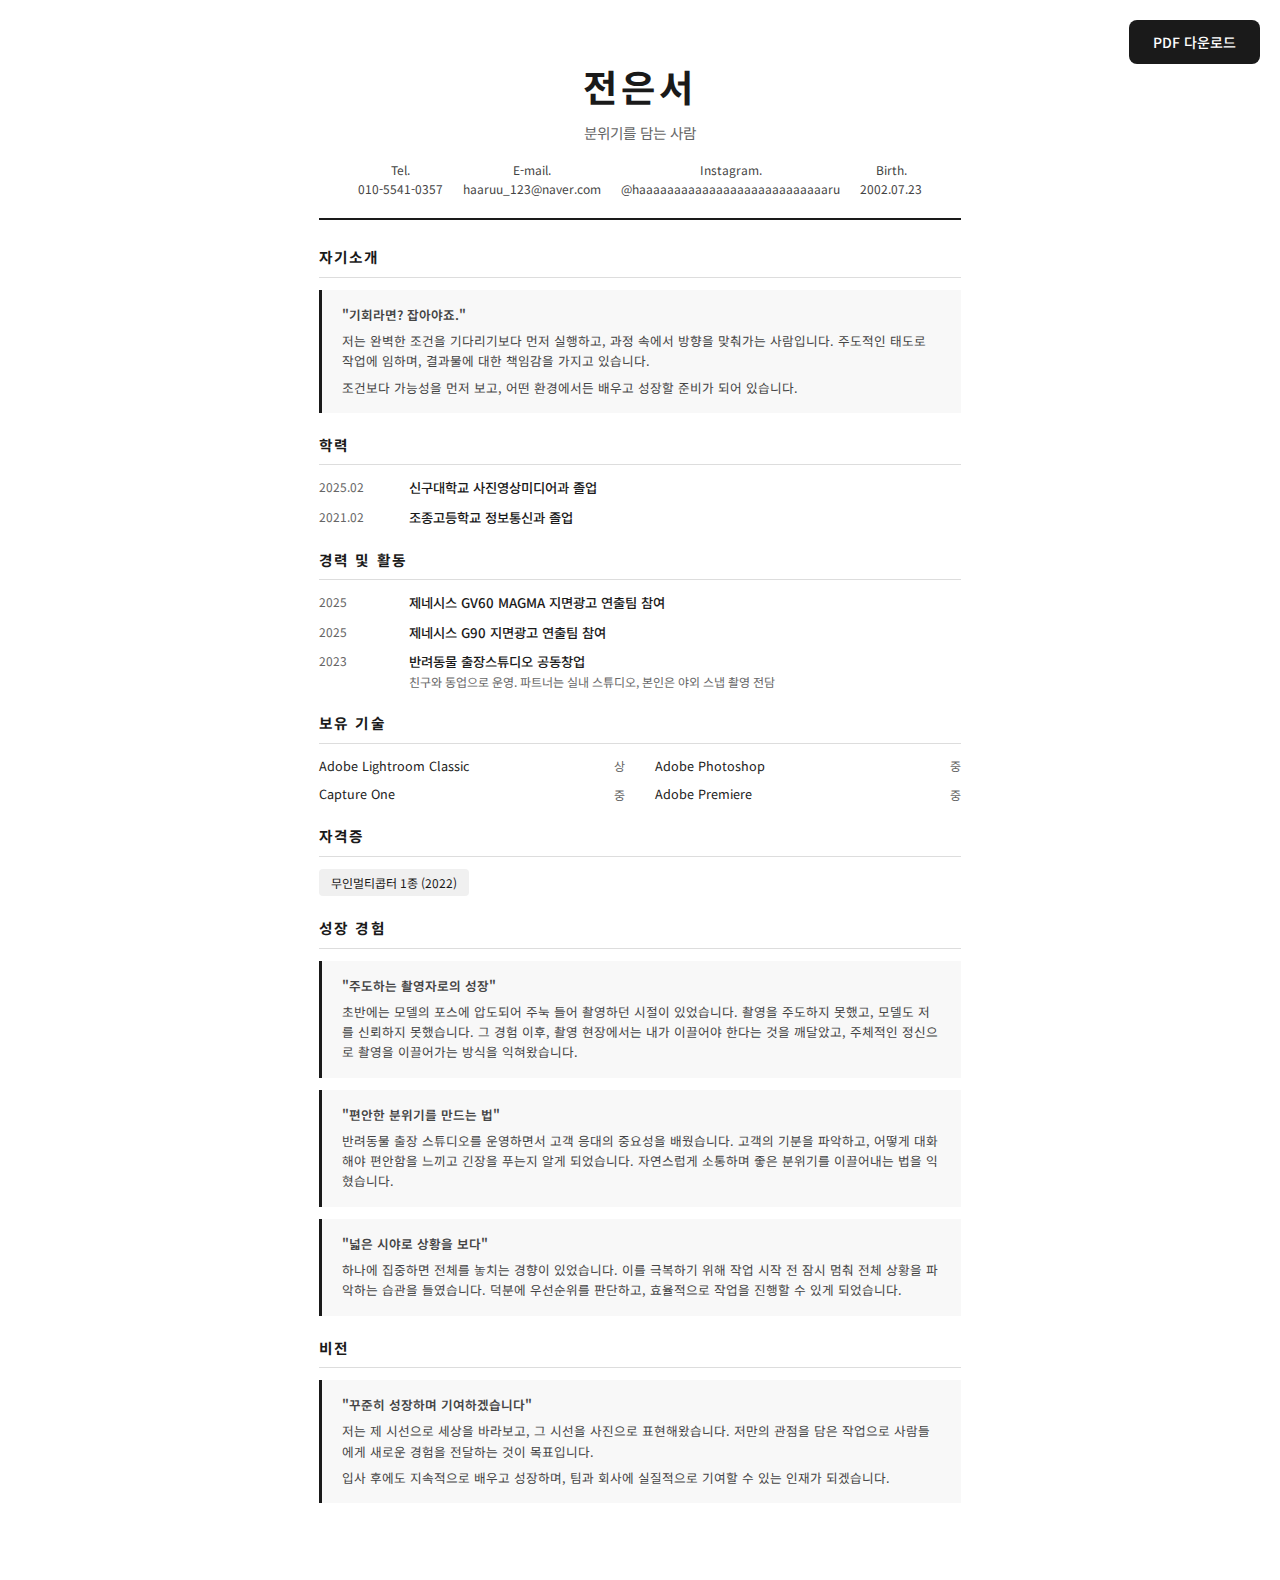
<file: resume.html>
<!DOCTYPE html>
<html lang="ko">

<head>
    <meta charset="UTF-8">
    <meta name="viewport" content="width=device-width, initial-scale=1.0">
    <title>전은서 이력서</title>
    <style>
        @import url('https://fonts.googleapis.com/css2?family=Noto+Sans+KR:wght@300;400;500;700&display=swap');

        * {
            margin: 0;
            padding: 0;
            box-sizing: border-box;
        }

        body {
            font-family: 'Noto Sans KR', sans-serif;
            font-size: 10pt;
            line-height: 1.6;
            color: #1a1a1a;
            background: white;
        }

        .resume {
            max-width: 210mm;
            min-height: 297mm;
            margin: 0 auto;
            padding: 15mm 20mm;
            background: white;
        }

        /* Header */
        .header {
            text-align: center;
            padding-bottom: 20px;
            border-bottom: 2px solid #1a1a1a;
            margin-bottom: 25px;
        }

        .name {
            font-size: 28pt;
            font-weight: 700;
            letter-spacing: 0.1em;
            margin-bottom: 5px;
        }

        .tagline {
            font-size: 11pt;
            color: #666;
            margin-bottom: 15px;
        }

        .contact-info {
            display: flex;
            justify-content: center;
            gap: 20px;
            font-size: 9pt;
            color: #444;
        }

        .contact-info span {
            display: flex;
            align-items: center;
            gap: 5px;
        }

        /* Sections */
        .section {
            margin-bottom: 20px;
        }

        .section-title {
            font-size: 11pt;
            font-weight: 700;
            text-transform: uppercase;
            letter-spacing: 0.15em;
            padding-bottom: 8px;
            border-bottom: 1px solid #ddd;
            margin-bottom: 12px;
        }

        /* Education & Experience Items */
        .item {
            display: flex;
            margin-bottom: 8px;
        }

        .item-date {
            width: 90px;
            flex-shrink: 0;
            font-size: 9pt;
            color: #666;
        }

        .item-content {
            flex: 1;
        }

        .item-title {
            font-weight: 500;
        }

        .item-desc {
            font-size: 9pt;
            color: #666;
        }

        /* Skills */
        .skills-grid {
            display: grid;
            grid-template-columns: repeat(2, 1fr);
            gap: 8px 30px;
        }

        .skill-item {
            display: flex;
            justify-content: space-between;
            align-items: center;
        }

        .skill-name {
            font-size: 9.5pt;
        }

        .skill-level {
            font-size: 9pt;
            color: #666;
        }

        /* About/Statement */
        .statement {
            padding: 15px 20px;
            background: #f8f8f8;
            border-left: 3px solid #1a1a1a;
        }

        .statement-quote {
            font-size: 12pt;
            font-weight: 600;
            margin-bottom: 10px;
        }

        .statement p {
            font-size: 9.5pt;
            color: #444;
            margin-bottom: 6px;
        }

        .statement p:last-child {
            margin-bottom: 0;
        }

        .emphasis {
            font-weight: 600;
            color: #1a1a1a;
        }

        /* Certifications */
        .cert-item {
            display: inline-block;
            padding: 4px 12px;
            background: #f0f0f0;
            border-radius: 4px;
            font-size: 9pt;
            margin-right: 8px;
        }

        /* Print Styles */
        @media print {
            body {
                -webkit-print-color-adjust: exact;
                print-color-adjust: exact;
            }

            .resume {
                padding: 10mm 15mm;
            }
        }

        @page {
            size: A4;
            margin: 0;
        }

        /* Mobile Responsive */
        @media (max-width: 768px) {
            .resume {
                padding: 20px 15px;
                min-height: auto;
            }

            .header {
                padding-bottom: 15px;
                margin-bottom: 20px;
            }

            .name {
                font-size: 20pt;
            }

            .tagline {
                font-size: 10pt;
                margin-bottom: 12px;
            }

            .contact-info {
                display: flex;
                flex-direction: row;
                justify-content: center;
                gap: 8px;
                flex-wrap: nowrap;
            }

            .contact-info span {
                font-size: 6pt;
                white-space: nowrap;
            }

            .section-title {
                font-size: 10pt;
            }

            .item {
                flex-direction: column;
                gap: 4px;
            }

            .item-date {
                width: auto;
            }

            .skills-grid {
                grid-template-columns: 1fr;
            }

            .statement {
                padding: 12px 15px;
            }

            .statement-quote {
                font-size: 11pt;
            }

            .statement p {
                font-size: 9pt;
            }
        }
    </style>
</head>

<body>
    <!-- PDF Download Button -->
    <button class="pdf-btn" onclick="window.print()">PDF 다운로드</button>

    <style>
        .pdf-btn {
            position: fixed;
            top: 20px;
            right: 20px;
            padding: 12px 24px;
            background: #1a1a1a;
            color: white;
            border: none;
            border-radius: 8px;
            font-family: 'Noto Sans KR', sans-serif;
            font-size: 14px;
            font-weight: 500;
            cursor: pointer;
            transition: all 0.3s ease;
            z-index: 1000;
        }

        .pdf-btn:hover {
            background: #333;
            transform: translateY(-2px);
        }

        @media print {
            .pdf-btn {
                display: none;
            }
        }

        @media (max-width: 768px) {
            .pdf-btn {
                top: 10px;
                right: 10px;
                padding: 8px 16px;
                font-size: 12px;
            }
        }
    </style>

    <div class="resume">
        <!-- Header -->
        <header class="header">
            <h1 class="name">전은서</h1>
            <p class="tagline">분위기를 담는 사람</p>
            <div class="contact-info">
                <span>Tel.<br>010-5541-0357</span>
                <span>E-mail.<br>haaruu_123@naver.com</span>
                <span>Instagram.<br>@haaaaaaaaaaaaaaaaaaaaaaaaaaaru</span>
                <span>Birth.<br>2002.07.23</span>
            </div>
        </header>

        <!-- About / Personal Statement -->
        <section class="section">
            <h2 class="section-title">자기소개</h2>
            <div class="statement">
                <p class="statement-quote">"기회라면? 잡아야죠."</p>
                <p>저는 완벽한 조건을 기다리기보다 먼저 실행하고, 과정 속에서 방향을 맞춰가는 사람입니다. 주도적인 태도로 작업에 임하며, 결과물에 대한 책임감을 가지고 있습니다.</p>
                <p>조건보다 가능성을 먼저 보고, 어떤 환경에서든 배우고 성장할 준비가 되어 있습니다.</p>
            </div>
        </section>

        <!-- Education -->
        <section class="section">
            <h2 class="section-title">학력</h2>
            <div class="item">
                <span class="item-date">2025.02</span>
                <div class="item-content">
                    <span class="item-title">신구대학교 사진영상미디어과 졸업</span>
                </div>
            </div>
            <div class="item">
                <span class="item-date">2021.02</span>
                <div class="item-content">
                    <span class="item-title">조종고등학교 정보통신과 졸업</span>
                </div>
            </div>
        </section>

        <!-- Work Experience -->
        <section class="section">
            <h2 class="section-title">경력 및 활동</h2>
            <div class="item">
                <span class="item-date">2025</span>
                <div class="item-content">
                    <span class="item-title">제네시스 GV60 MAGMA 지면광고 연출팀 참여</span>
                </div>
            </div>
            <div class="item">
                <span class="item-date">2025</span>
                <div class="item-content">
                    <span class="item-title">제네시스 G90 지면광고 연출팀 참여</span>
                </div>
            </div>
            <div class="item">
                <span class="item-date">2023</span>
                <div class="item-content">
                    <span class="item-title">반려동물 출장스튜디오 공동창업</span>
                    <p class="item-desc">친구와 동업으로 운영. 파트너는 실내 스튜디오, 본인은 야외 스냅 촬영 전담</p>
                </div>
            </div>
        </section>

        <!-- Skills -->
        <section class="section">
            <h2 class="section-title">보유 기술</h2>
            <div class="skills-grid">
                <div class="skill-item">
                    <span class="skill-name">Adobe Lightroom Classic</span>
                    <span class="skill-level">상</span>
                </div>
                <div class="skill-item">
                    <span class="skill-name">Adobe Photoshop</span>
                    <span class="skill-level">중</span>
                </div>
                <div class="skill-item">
                    <span class="skill-name">Capture One</span>
                    <span class="skill-level">중</span>
                </div>
                <div class="skill-item">
                    <span class="skill-name">Adobe Premiere</span>
                    <span class="skill-level">중</span>
                </div>
            </div>
        </section>

        <!-- Certifications -->
        <section class="section">
            <h2 class="section-title">자격증</h2>
            <span class="cert-item">무인멀티콥터 1종 (2022)</span>
        </section>

        <!-- Philosophy -->
        <section class="section">
            <h2 class="section-title">성장 경험</h2>
            <div class="statement">
                <p class="statement-quote">"주도하는 촬영자로의 성장"</p>
                <p>초반에는 모델의 포스에 압도되어 주눅 들어 촬영하던 시절이 있었습니다. 촬영을 주도하지 못했고, 모델도 저를 신뢰하지 못했습니다. 그 경험 이후, 촬영 현장에서는 내가 이끌어야
                    한다는 것을 깨달았고, 주체적인 정신으로 촬영을 이끌어가는 방식을 익혀왔습니다.</p>
            </div>
            <div class="statement" style="margin-top: 12px;">
                <p class="statement-quote">"편안한 분위기를 만드는 법"</p>
                <p>반려동물 출장 스튜디오를 운영하면서 고객 응대의 중요성을 배웠습니다. 고객의 기분을 파악하고, 어떻게 대화해야 편안함을 느끼고 긴장을 푸는지 알게 되었습니다. 자연스럽게 소통하며
                    좋은 분위기를 이끌어내는 법을 익혔습니다.</p>
            </div>
            <div class="statement" style="margin-top: 12px;">
                <p class="statement-quote">"넓은 시야로 상황을 보다"</p>
                <p>하나에 집중하면 전체를 놓치는 경향이 있었습니다. 이를 극복하기 위해 작업 시작 전 잠시 멈춰 전체 상황을 파악하는 습관을 들였습니다. 덕분에 우선순위를 판단하고, 효율적으로 작업을
                    진행할 수 있게 되었습니다.</p>
            </div>
        </section>

        <!-- Vision -->
        <section class="section">
            <h2 class="section-title">비전</h2>
            <div class="statement">
                <p class="statement-quote">"꾸준히 성장하며 기여하겠습니다"</p>
                <p>저는 제 시선으로 세상을 바라보고, 그 시선을 사진으로 표현해왔습니다. 저만의 관점을 담은 작업으로 사람들에게 새로운 경험을 전달하는 것이 목표입니다.</p>
                <p>입사 후에도 지속적으로 배우고 성장하며, 팀과 회사에 실질적으로 기여할 수 있는 인재가 되겠습니다.</p>
            </div>
        </section>
    </div>
</body>

</html>
</file>
